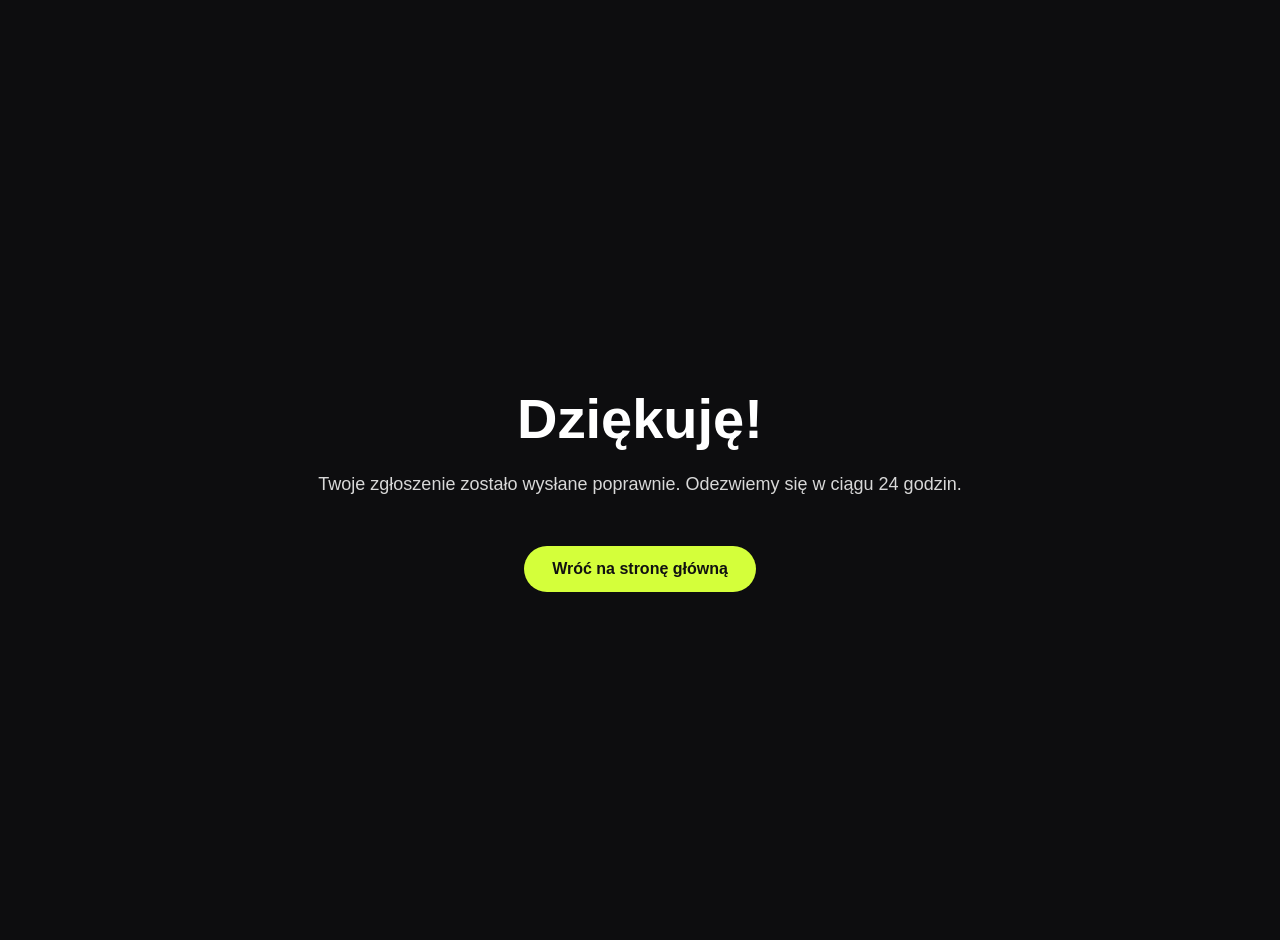
<file: dziekuje.html>
<!DOCTYPE html>
<html lang="pl">
<head>
<meta charset="UTF-8">
<meta name="viewport" content="width=device-width, initial-scale=1.0">
<title>Dziękuję za kontakt</title>

<style>
body{
  margin:0;
  min-height:100vh;
  display:flex;
  align-items:center;
  justify-content:center;
  background:#0d0d0f;
  color:#fff;
  font-family:Arial,sans-serif;
  text-align:center;
  padding:20px;
}

.box{
  max-width:700px;
}

h1{
  font-size:56px;
  margin-bottom:18px;
}

p{
  font-size:18px;
  line-height:1.7;
  color:#d8d8d8;
}

a{
  display:inline-block;
  margin-top:28px;
  padding:14px 28px;
  background:#d4ff3a;
  color:#111;
  text-decoration:none;
  border-radius:999px;
  font-weight:700;
}
</style>

</head>
<body>

<div class="box">
  <h1>Dziękuję!</h1>

  <p>
    Twoje zgłoszenie zostało wysłane poprawnie.
    Odezwiemy się w ciągu 24 godzin.
  </p>

  <a href="index.html">
    Wróć na stronę główną
  </a>
</div>

</body>
</html>
</file>
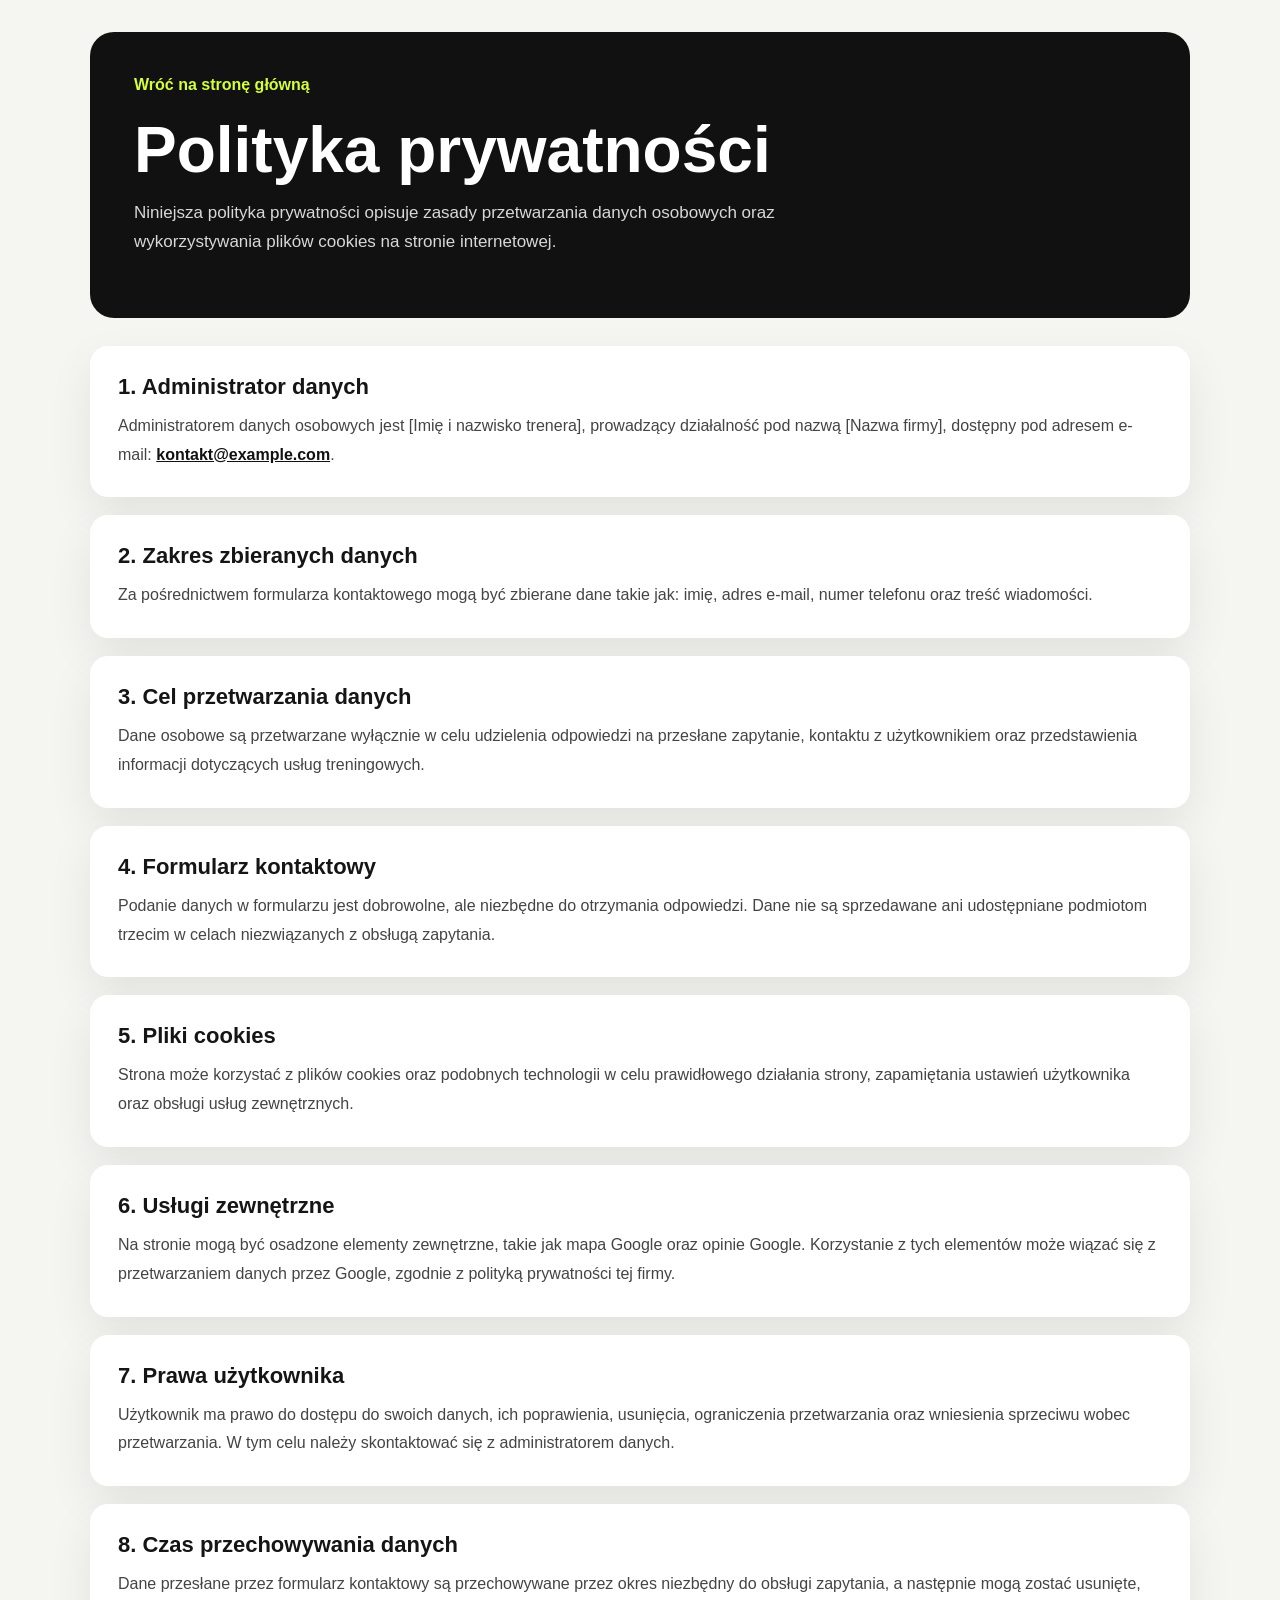
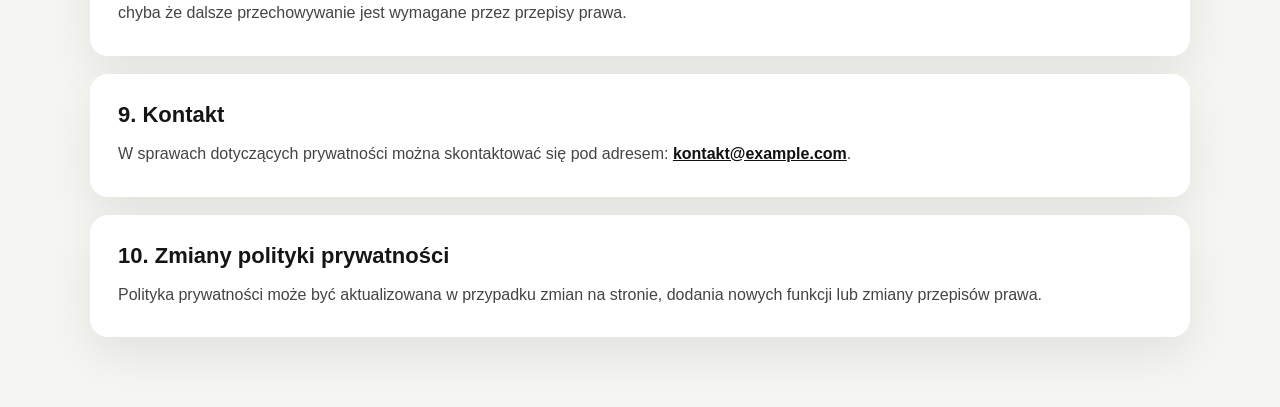
<file: polityka-prywatnosci.html>
<!DOCTYPE html>
<html lang="pl">
<head>
<meta charset="UTF-8">
<meta name="viewport" content="width=device-width, initial-scale=1.0">
<title>Polityka prywatności</title>
<link rel="stylesheet" href="polityka.css">
</head>
<body>

<main class="privacy-page">
  <section class="privacy-hero">
    <a href="index.html" class="back-link">Wróć na stronę główną</a>
    <h1>Polityka prywatności</h1>
    <p>
      Niniejsza polityka prywatności opisuje zasady przetwarzania danych osobowych
      oraz wykorzystywania plików cookies na stronie internetowej.
    </p>
  </section>

  <section class="privacy-content">
    <article>
      <h2>1. Administrator danych</h2>
      <p>
        Administratorem danych osobowych jest [Imię i nazwisko trenera],
        prowadzący działalność pod nazwą [Nazwa firmy], dostępny pod adresem e-mail:
        <a href="mailto:kontakt@example.com">kontakt@example.com</a>.
      </p>
    </article>

    <article>
      <h2>2. Zakres zbieranych danych</h2>
      <p>
        Za pośrednictwem formularza kontaktowego mogą być zbierane dane takie jak:
        imię, adres e-mail, numer telefonu oraz treść wiadomości.
      </p>
    </article>

    <article>
      <h2>3. Cel przetwarzania danych</h2>
      <p>
        Dane osobowe są przetwarzane wyłącznie w celu udzielenia odpowiedzi na
        przesłane zapytanie, kontaktu z użytkownikiem oraz przedstawienia informacji
        dotyczących usług treningowych.
      </p>
    </article>

    <article>
      <h2>4. Formularz kontaktowy</h2>
      <p>
        Podanie danych w formularzu jest dobrowolne, ale niezbędne do otrzymania
        odpowiedzi. Dane nie są sprzedawane ani udostępniane podmiotom trzecim
        w celach niezwiązanych z obsługą zapytania.
      </p>
    </article>

    <article>
      <h2>5. Pliki cookies</h2>
      <p>
        Strona może korzystać z plików cookies oraz podobnych technologii w celu
        prawidłowego działania strony, zapamiętania ustawień użytkownika oraz
        obsługi usług zewnętrznych.
      </p>
    </article>

    <article>
      <h2>6. Usługi zewnętrzne</h2>
      <p>
        Na stronie mogą być osadzone elementy zewnętrzne, takie jak mapa Google
        oraz opinie Google. Korzystanie z tych elementów może wiązać się z
        przetwarzaniem danych przez Google, zgodnie z polityką prywatności tej firmy.
      </p>
    </article>

    <article>
      <h2>7. Prawa użytkownika</h2>
      <p>
        Użytkownik ma prawo do dostępu do swoich danych, ich poprawienia, usunięcia,
        ograniczenia przetwarzania oraz wniesienia sprzeciwu wobec przetwarzania.
        W tym celu należy skontaktować się z administratorem danych.
      </p>
    </article>

    <article>
      <h2>8. Czas przechowywania danych</h2>
      <p>
        Dane przesłane przez formularz kontaktowy są przechowywane przez okres
        niezbędny do obsługi zapytania, a następnie mogą zostać usunięte, chyba że
        dalsze przechowywanie jest wymagane przez przepisy prawa.
      </p>
    </article>

    <article>
      <h2>9. Kontakt</h2>
      <p>
        W sprawach dotyczących prywatności można skontaktować się pod adresem:
        <a href="mailto:kontakt@example.com">kontakt@example.com</a>.
      </p>
    </article>

    <article>
      <h2>10. Zmiany polityki prywatności</h2>
      <p>
        Polityka prywatności może być aktualizowana w przypadku zmian na stronie,
        dodania nowych funkcji lub zmiany przepisów prawa.
      </p>
    </article>
  </section>
</main>

</body>
</html>
</file>
<file: polityka.css>
body {
  margin: 0;
  font-family: Arial, sans-serif;
  background: #f5f5f2;
  color: #151515;
}

.privacy-page {
  width: min(100%, 1100px);
  margin: 0 auto;
  padding: 32px 20px 70px;
}

.privacy-hero {
  background: #111;
  color: #fff;
  padding: 44px;
  border-radius: 24px;
  margin-bottom: 28px;
}

.back-link {
  display: inline-block;
  margin-bottom: 24px;
  color: #d4ff3a;
  text-decoration: none;
  font-weight: 700;
}

.privacy-hero h1 {
  margin: 0 0 16px;
  font-size: clamp(34px, 6vw, 64px);
  line-height: 1;
}

.privacy-hero p {
  max-width: 760px;
  color: #d8d8d8;
  font-size: 17px;
  line-height: 1.7;
}

.privacy-content {
  display: grid;
  gap: 18px;
}

.privacy-content article {
  background: #fff;
  padding: 28px;
  border-radius: 18px;
  box-shadow: 0 18px 45px rgba(0, 0, 0, 0.08);
}

.privacy-content h2 {
  margin: 0 0 12px;
  font-size: 22px;
}

.privacy-content p {
  margin: 0;
  color: #444;
  line-height: 1.8;
}

.privacy-content a {
  color: #111;
  font-weight: 700;
}

@media (max-width: 700px) {
  .privacy-page {
    padding: 18px 14px 50px;
  }

  .privacy-hero {
    padding: 28px;
    border-radius: 18px;
  }

  .privacy-content article {
    padding: 22px;
  }
}
</file>
